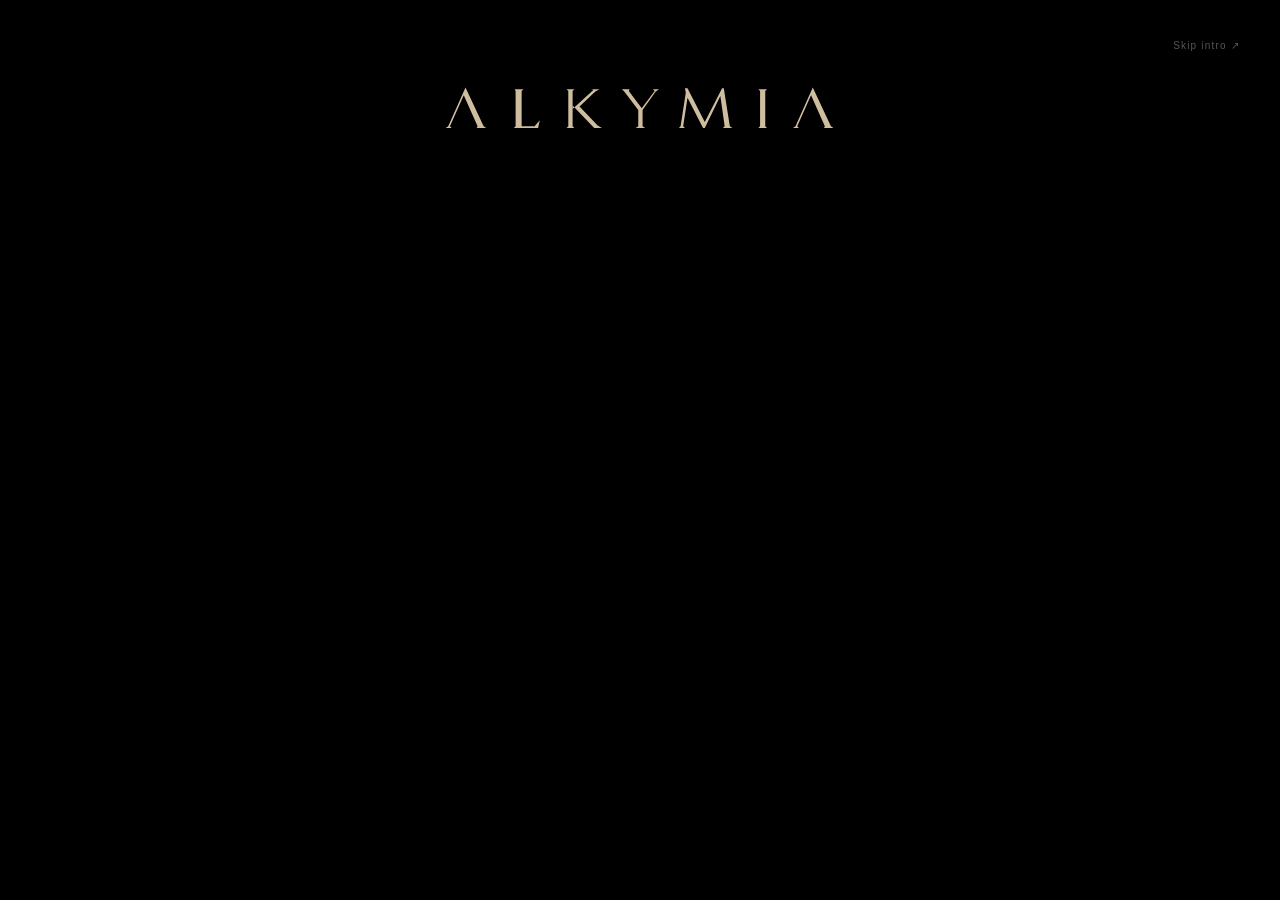
<file: index.html>
<!doctype html><html lang="en" data-light="night"><head><meta charset="UTF-8"><meta name="viewport" content="width=device-width,initial-scale=1"><meta name="theme-color" content="#101619"><title>Alkymia — Immersive World Study</title><link rel="icon" href="favicon.svg" type="image/svg+xml"><link rel="stylesheet" href="style.css?v=layout-v2"><link rel="stylesheet" href="world/world.css?v=caption-focus-v1"><script type="module" src="world/world.js?v=night-arcade-12"></script><link rel="canonical" href="https://mvisl.github.io/alkymia/"><script>(()=>{const address=new URL(location.href);if(address.searchParams.has('v')){address.searchParams.delete('v');history.replaceState(history.state,'',address.pathname+address.search+address.hash);}})();</script><link rel="stylesheet" href="world/intro.css?v=entry-v22"><script type="module" src="world/intro.js?v=entry-v22"></script><script type="module" src="world/depth.js?v=river-v21"></script><link rel="stylesheet" href="world/depth.css?v=solid-masks-v6"></head><body class="world-study"><section class="genesis" aria-label="The beginning of Alkymia"><video class="genesis-film" playsinline muted preload="metadata" poster="world/media/genesis-poster.jpg?v=grains-v22" aria-hidden="true"><source src="world/media/genesis.mp4?v=grains-v22" type="video/mp4"></video><p class="genesis-status sr-only" role="status" aria-live="polite"></p><button class="genesis-skip">Skip intro ↗</button><div class="genesis-word-shell"><svg class="genesis-word" viewBox="0 0 450 52" role="img" aria-label="Alkymia"><use href="assets/alkymia-wordmark.svg#wordmark"/></svg></div><button class="genesis-vessel" aria-label="Enter the world of Alkymia"><img src="assets/intro-vessel.png" alt="A small glass alchemical vessel, filled with light"><span class="genesis-enter"><svg viewBox="0 0 721 52" aria-hidden="true"><use href="assets/enter-the-world.svg#lettering"/></svg><span class="sr-only">Enter the world</span></span></button></section><button class="world-motion" aria-pressed="false" aria-label="Pause landscape motion">Pause motion</button><button class="genesis-replay" aria-label="Replay the introduction">The beginning ↺</button><a class="skip" href="#world-navigation">Skip to the places</a><header class="world-header"><a class="world-brand" href="./" aria-label="Alkymia home"><svg class="brand-mark" viewBox="0 0 450 52" aria-hidden="true" focusable="false"><use href="assets/alkymia-wordmark.svg#wordmark"/></svg></a></header><div class="lighting-controls world-lighting" role="group" aria-label="Landscape lighting"><div class="lighting-track"><span class="lighting-indicator" aria-hidden="true"></span><button data-light-choice="day" aria-label="Day" title="Day" aria-pressed="false"><svg viewBox="0 0 24 24" aria-hidden="true"><circle cx="12" cy="12" r="4"/><path d="M12 2v2M12 20v2M2 12h2M20 12h2M4.9 4.9l1.4 1.4M17.7 17.7l1.4 1.4M19.1 4.9l-1.4 1.4M6.3 17.7l-1.4 1.4"/></svg><span class="light-tooltip" aria-hidden="true">Day</span></button><button data-light-choice="sunset" aria-label="Sunset" title="Sunset" aria-pressed="false"><svg viewBox="0 0 24 24" aria-hidden="true"><path d="M3 15.5h18M5 19h14M7 15a5 5 0 0 1 10 0M12 3v3M4.5 7.5l2 2M19.5 7.5l-2 2"/></svg><span class="light-tooltip" aria-hidden="true">Sunset</span></button><button data-light-choice="night" aria-label="Night" title="Night" aria-pressed="true"><svg viewBox="0 0 24 24" aria-hidden="true"><path d="M19.6 15.2A8 8 0 0 1 8.8 4.4 8.1 8.1 0 1 0 19.6 15.2Z"/><path class="star" d="M17.5 3v4M15.5 5h4"/></svg><span class="light-tooltip" aria-hidden="true">Night</span></button></div></div>
<main><h1 class="sr-only">Explore the world of Alkymia</h1><div class="scene-shell"><div class="world-window" tabindex="0" aria-label="Panoramic landscape. Scroll horizontally or use the view arrows to explore."><div class="world-canvas"><svg viewBox="0 80 1672 435" preserveAspectRatio="none" role="img" aria-label="A living engraving of a river, tower, aquarium, palace and bridge"><image class="light-layer light-day" href="assets/world-day.png" width="1672" height="941" preserveAspectRatio="none"/><image class="light-layer light-sunset" href="assets/world-sunset.png" width="1672" height="941" preserveAspectRatio="none"/></svg><div class="depth-scene light-layer light-night" role="img" aria-label="The layered night landscape of Alkymia"><div class="depth-plane" data-plane="base"><img src="world/layers/base.webp" alt="" width="3344" height="870" decoding="async" draggable="false" style="left:0.0000000%;top:0.0000000%;width:100.0000000%;height:100.0000000%"></div><div class="depth-plane" data-plane="sky"><img src="world/layers/sky.webp" alt="" width="3344" height="240" decoding="async" draggable="false" style="left:0.0000000%;top:0.0000000%;width:100.0000000%;height:27.5862069%"></div><div class="depth-plane" data-plane="city"><img src="world/layers/city.webp" alt="" width="3344" height="870" decoding="async" draggable="false" style="left:0.0000000%;top:0.0000000%;width:100.0000000%;height:100.0000000%"></div><div class="depth-plane" data-plane="water"><img src="world/layers/water.webp" alt="" width="1760" height="148" decoding="async" draggable="false" style="left:33.1937799%;top:82.9885057%;width:52.6315789%;height:17.0114943%"></div><div class="depth-plane" data-plane="landmarks"><img src="world/layers/landmarks.webp" alt="" width="3210" height="870" decoding="async" draggable="false" style="left:0.0000000%;top:0.0000000%;width:95.9928230%;height:100.0000000%"></div><div class="depth-plane" data-plane="left-bank"><img src="world/layers/left-bank.webp" alt="" width="2550" height="862" decoding="async" draggable="false" style="left:5.9808612%;top:0.9195402%;width:76.2559809%;height:99.0804598%"></div><div class="depth-plane" data-plane="right-bank"><img src="world/layers/right-bank.webp" alt="" width="2564" height="860" decoding="async" draggable="false" style="left:18.7799043%;top:1.1494253%;width:76.6746411%;height:98.8505747%"></div><div class="depth-plane" data-plane="left-tree"><img src="world/layers/left-tree.webp" alt="" width="486" height="870" decoding="async" draggable="false" style="left:0.0000000%;top:0.0000000%;width:14.5334928%;height:100.0000000%"></div><div class="depth-plane" data-plane="right-tree"><img src="world/layers/right-tree.webp" alt="" width="3004" height="870" decoding="async" draggable="false" style="left:10.1674641%;top:0.0000000%;width:89.8325359%;height:100.0000000%"></div></div><svg class="world-dimmer" viewBox="0 80 1672 435" preserveAspectRatio="none" aria-hidden="true"><defs><filter id="focus-soften" x="-10%" y="-10%" width="120%" height="120%"><feGaussianBlur stdDeviation="4"/></filter><mask id="focus-cutout" maskUnits="userSpaceOnUse" x="0" y="80" width="1672" height="435"><rect x="0" y="80" width="1672" height="435" fill="white"/><path id="focus-silhouette" fill="black" fill-rule="evenodd" filter="url(#focus-soften)"/></mask></defs><rect x="0" y="80" width="1672" height="435" fill="var(--surround)" mask="url(#focus-cutout)"/></svg><div id="world-landmarks"></div></div></div></div><div class="pan-controls"><button data-pan="-1" aria-label="Explore to the left">←</button><p>Drag to explore <span>·</span> Select a landmark</p><button data-pan="1" aria-label="Explore to the right">→</button></div><nav id="world-navigation" aria-label="The five places"></nav></main><dialog id="space-dialog" aria-labelledby="space-title"><div class="dialog-shell"><button class="close" aria-label="Close this space">Close <span aria-hidden="true">×</span></button><div id="space-content"></div><nav class="space-navigation" aria-label="Other places"></nav></div></dialog>
</body></html>
</file>
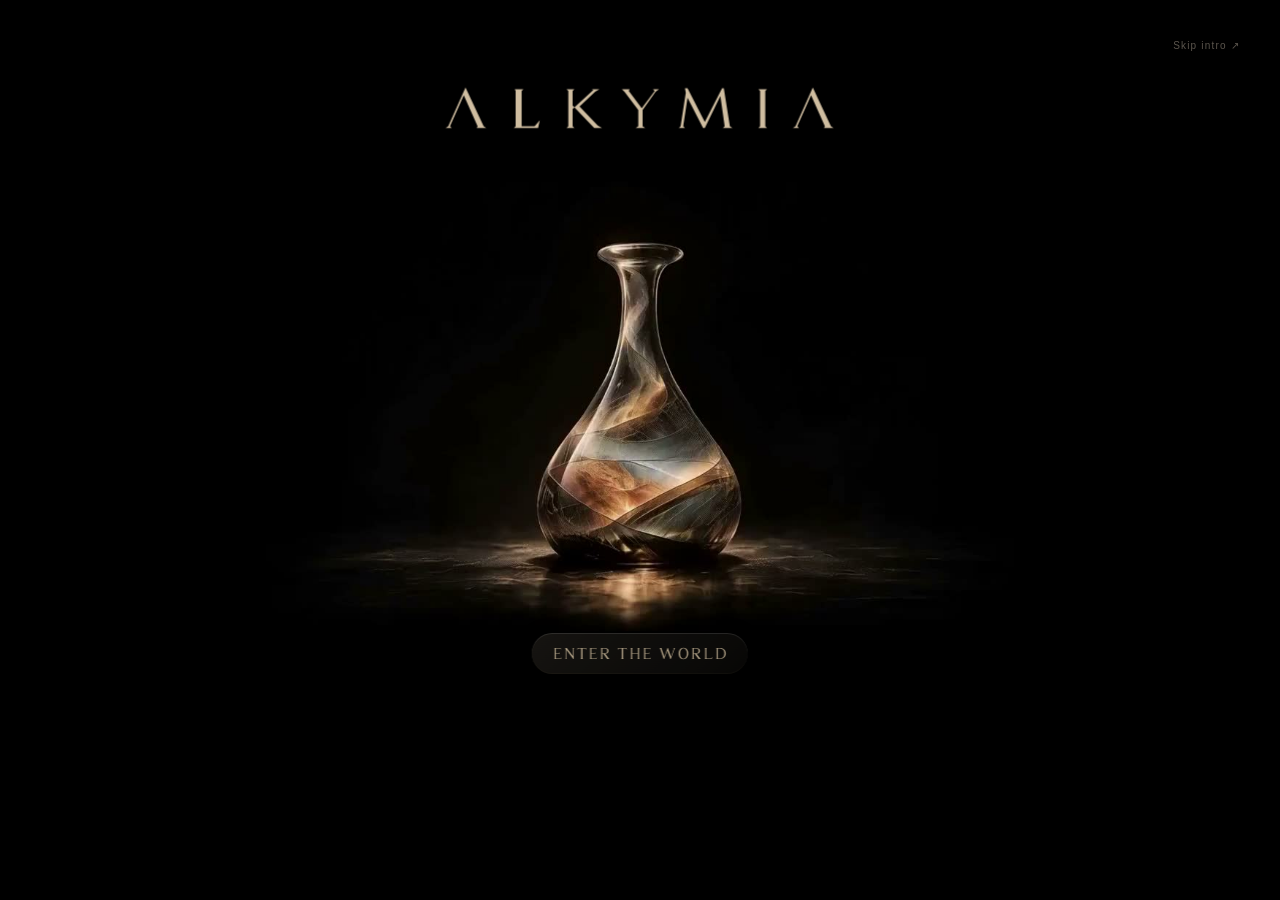
<file: world/index.html>
<!doctype html>
<html lang="en">
<head>
<meta charset="utf-8">
<title>Alkymia</title>
<link rel="canonical" href="https://mvisl.github.io/alkymia/">
<script>location.replace('../' + location.hash);</script>
</head>
<body><a href="../">Open Alkymia</a></body>
</html>
</file>
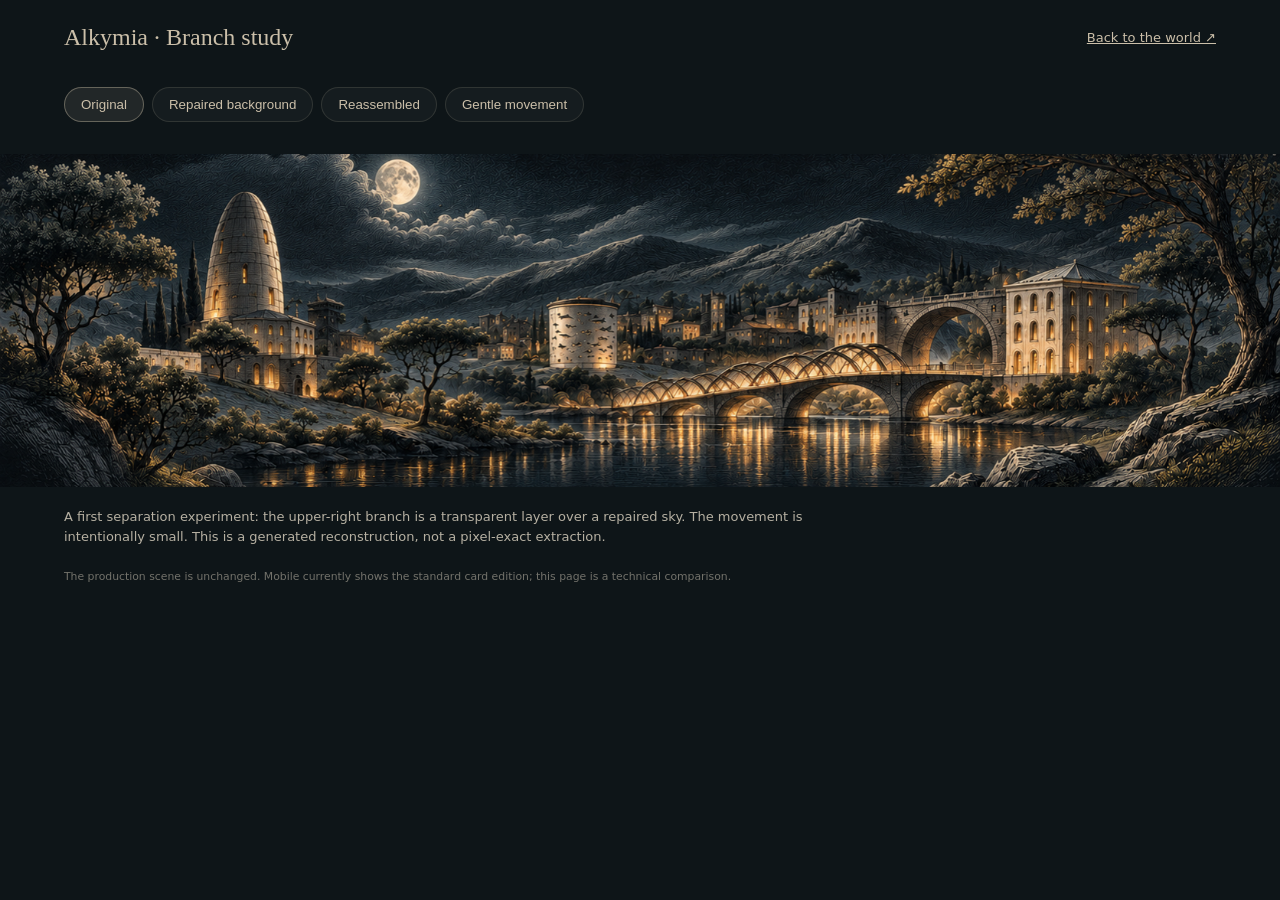
<file: studies/branch/index.html>
<!doctype html><html lang="en"><meta charset="utf-8"><meta name="viewport" content="width=device-width,initial-scale=1"><title>Alkymia — Branch depth study</title><style>
*{box-sizing:border-box}body{margin:0;background:#0e1518;color:#cbbfa9;font:13px/1.5 system-ui}header{padding:24px 5vw;display:flex;align-items:center;justify-content:space-between;gap:20px}a{color:inherit}h1{font:24px Georgia;font-weight:normal;margin:0}nav{display:flex;gap:8px;flex-wrap:wrap;padding:12px 5vw}button{background:#ffffff08;border:1px solid #cbbfa926;border-radius:30px;padding:9px 16px;color:inherit;cursor:pointer}button[aria-pressed=true]{background:#cbbfa91c;border-color:#cbbfa966}.stage{position:relative;margin:20px 0;aspect-ratio:1672/435;overflow:hidden}.stage svg{display:block;width:100%;height:100%;position:absolute;inset:0}.branch{transform-origin:98% 16%;transition:opacity .8s;will-change:transform}.original{transition:opacity .7s}.stage[data-mode=original] .original{opacity:1}.stage:not([data-mode=original]) .original{opacity:0}.stage[data-mode=background] .branch{opacity:0}.stage[data-mode=motion] .branch{animation:sway 24s ease-in-out infinite alternate}@keyframes sway{from{transform:translate(-2px,0) rotate(-.15deg)}to{transform:translate(-12px,4px) rotate(.35deg)}}p{max-width:740px;margin:20px 5vw;color:#b6b0a2}small{opacity:.6}@media(prefers-reduced-motion:reduce){.stage[data-mode=motion] .branch{animation:none}}
</style><header><h1>Alkymia · Branch study</h1><a href="../../world/">Back to the world ↗</a></header><nav aria-label="Compare layers"><button data-mode="original" aria-pressed="true">Original</button><button data-mode="background" aria-pressed="false">Repaired background</button><button data-mode="assembled" aria-pressed="false">Reassembled</button><button data-mode="motion" aria-pressed="false">Gentle movement</button></nav><div class="stage" data-mode="original"><svg viewBox="0 80 1672 435" preserveAspectRatio="none" aria-label="Night landscape comparison"><image href="background.png" width="1672" height="941" preserveAspectRatio="none"/><image class="branch" href="branch.png" width="1672" height="941" preserveAspectRatio="none"/><image class="original" href="../../assets/world-night.png" width="1672" height="941" preserveAspectRatio="none"/></svg></div><p>A first separation experiment: the upper-right branch is a transparent layer over a repaired sky. The movement is intentionally small. This is a generated reconstruction, not a pixel-exact extraction.</p><p><small>The production scene is unchanged. Mobile currently shows the standard card edition; this page is a technical comparison.</small></p><script>const stage=document.querySelector('.stage');document.querySelectorAll('[data-mode]').forEach(button=>{if(button.tagName!=='BUTTON')return;button.addEventListener('click',()=>{stage.dataset.mode=button.dataset.mode;document.querySelectorAll('button').forEach(b=>b.setAttribute('aria-pressed',b===button?'true':'false'));});});</script></html>
</file>
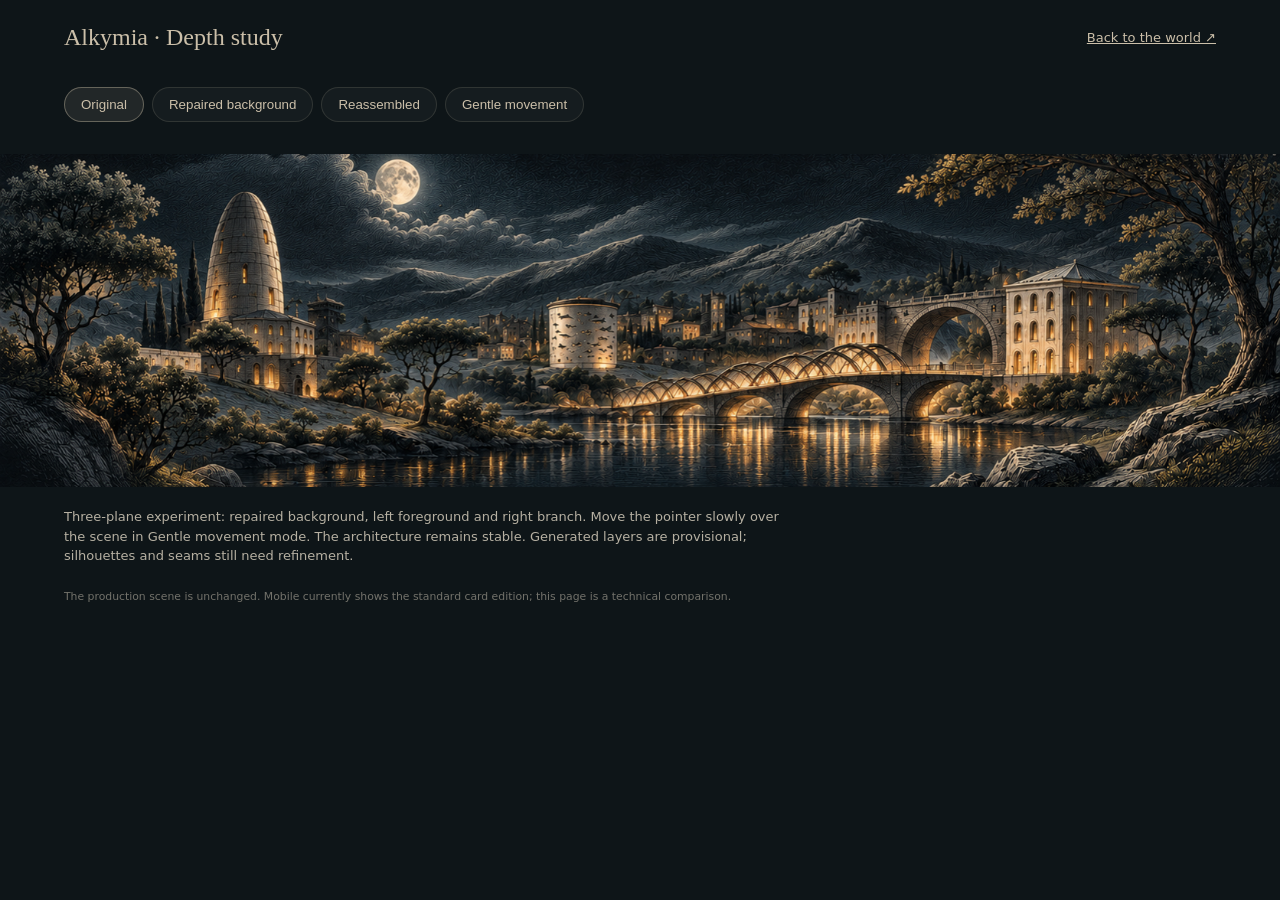
<file: studies/depth/index.html>
<!doctype html><html lang="en"><meta charset="utf-8"><meta name="viewport" content="width=device-width,initial-scale=1"><title>Alkymia — Foreground depth study</title><style>
*{box-sizing:border-box}body{margin:0;background:#0e1518;color:#cbbfa9;font:13px/1.5 system-ui}header{padding:24px 5vw;display:flex;align-items:center;justify-content:space-between;gap:20px}a{color:inherit}h1{font:24px Georgia;font-weight:normal;margin:0}nav{display:flex;gap:8px;flex-wrap:wrap;padding:12px 5vw}button{background:#ffffff08;border:1px solid #cbbfa926;border-radius:30px;padding:9px 16px;color:inherit;cursor:pointer}button[aria-pressed=true]{background:#cbbfa91c;border-color:#cbbfa966}.stage{position:relative;margin:20px 0;aspect-ratio:1672/435;overflow:hidden}.stage svg{display:block;width:100%;height:100%;position:absolute;inset:0}.branch{transform-origin:98% 16%;transition:opacity .8s;will-change:transform}.original{transition:opacity .7s}.stage[data-mode=original] .original{opacity:1}.stage:not([data-mode=original]) .original{opacity:0}.stage[data-mode=background] .branch{opacity:0}.stage[data-mode=motion] .branch{animation:sway 24s ease-in-out infinite alternate}@keyframes sway{from{transform:translate(-2px,0) rotate(-.15deg)}to{transform:translate(-12px,4px) rotate(.35deg)}}p{max-width:740px;margin:20px 5vw;color:#b6b0a2}small{opacity:.6}@media(prefers-reduced-motion:reduce){.stage[data-mode=motion] .branch{animation:none}}
.foreground{transform-origin:0 85%;transform:translate(var(--near-x,0px),var(--near-y,0px));transition:opacity .8s}.stage[data-mode=background] .foreground{opacity:0}.stage svg{overflow:visible}.stage[data-mode=motion] .branch{translate:var(--branch-x,0px) var(--branch-y,0px)}
</style><header><h1>Alkymia · Depth study</h1><a href="../../world/">Back to the world ↗</a></header><nav aria-label="Compare layers"><button data-mode="original" aria-pressed="true">Original</button><button data-mode="background" aria-pressed="false">Repaired background</button><button data-mode="assembled" aria-pressed="false">Reassembled</button><button data-mode="motion" aria-pressed="false">Gentle movement</button></nav><div class="stage" data-mode="original"><svg viewBox="0 80 1672 435" preserveAspectRatio="none" aria-label="Night landscape comparison"><image href="clean-plate.png" width="1672" height="941" preserveAspectRatio="none"/><image class="foreground" href="left-foreground.png" width="1672" height="941" preserveAspectRatio="none"/><image class="branch" href="../branch/branch.png" width="1672" height="941" preserveAspectRatio="none"/><image class="original" href="../../assets/world-night.png" width="1672" height="941" preserveAspectRatio="none"/></svg></div><p>Three-plane experiment: repaired background, left foreground and right branch. Move the pointer slowly over the scene in Gentle movement mode. The architecture remains stable. Generated layers are provisional; silhouettes and seams still need refinement.</p><p><small>The production scene is unchanged. Mobile currently shows the standard card edition; this page is a technical comparison.</small></p><script>const stage=document.querySelector('.stage');document.querySelectorAll('[data-mode]').forEach(button=>{if(button.tagName!=='BUTTON')return;button.addEventListener('click',()=>{stage.dataset.mode=button.dataset.mode;document.querySelectorAll('button').forEach(b=>b.setAttribute('aria-pressed',b===button?'true':'false'));});});
let targetX=0,targetY=0,x=0,y=0,frame=0;const reduced=matchMedia('(prefers-reduced-motion:reduce)');
function animate(){x+=(targetX-x)*.035;y+=(targetY-y)*.035;stage.style.setProperty('--near-x',x*9+'px');stage.style.setProperty('--near-y',y*3+'px');stage.style.setProperty('--branch-x',x*14+'px');stage.style.setProperty('--branch-y',y*4+'px');if(Math.abs(targetX-x)+Math.abs(targetY-y)>.002)frame=requestAnimationFrame(animate);else frame=0;}
function aim(a,b){targetX=a;targetY=b;if(!frame)frame=requestAnimationFrame(animate);}
stage.addEventListener('pointermove',e=>{if(stage.dataset.mode!=='motion'||reduced.matches||e.pointerType!=='mouse')return;const r=stage.getBoundingClientRect();aim(-((e.clientX-r.left)/r.width),((e.clientY-r.top)/r.height-.5));});stage.addEventListener('pointerleave',()=>aim(0,0));document.querySelectorAll('button').forEach(b=>b.addEventListener('click',()=>aim(0,0)));
</script></html>
</file>
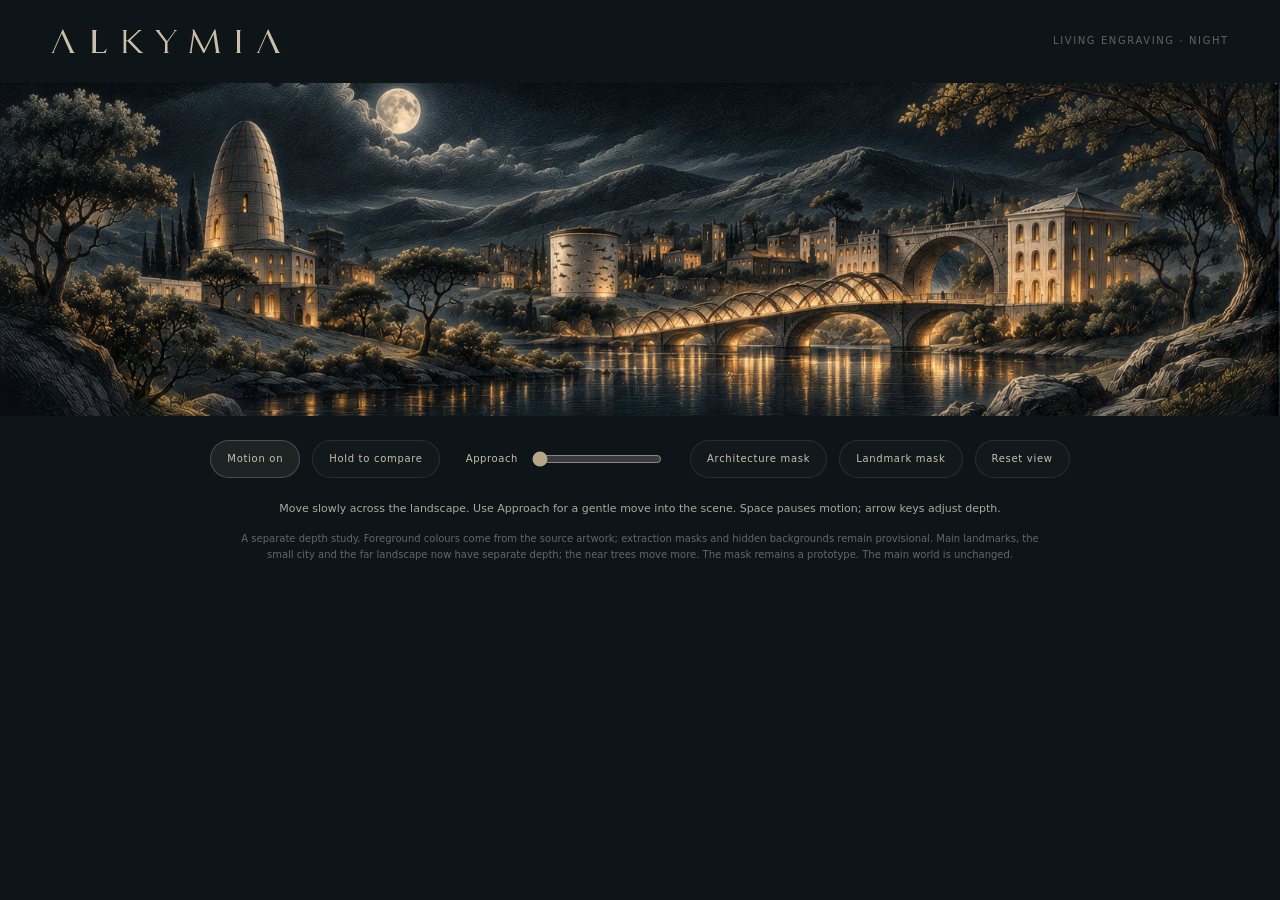
<file: studies/living/index.html>
<!doctype html>
<html lang="en"><head><meta charset="utf-8"><meta name="viewport" content="width=device-width,initial-scale=1"><script>(()=>{const compact=matchMedia('(max-width:760px)');const adapt=()=>{if(compact.matches)location.replace(new URL('../../'+location.hash,location.href).href);};adapt();compact.addEventListener('change',adapt);})();</script><title>Alkymia · Living engraving</title><link rel="stylesheet" href="study.css?v=4"><script type="module" src="study.js?v=4"></script></head>
<body><header><a href="../../world/" aria-label="Return to Alkymia"><svg viewBox="0 0 450 52" aria-hidden="true"><use href="../../assets/alkymia-wordmark.svg#wordmark"/></svg></a><span>Living engraving · Night</span></header>
<main><div class="stage" tabindex="0" aria-label="Layered night landscape. Move your pointer gently to explore its depth.">
<svg class="scene" viewBox="0 80 1672 435" preserveAspectRatio="xMidYMid slice" role="img" aria-label="The night world of Alkymia, with a foreground, stable architecture and distant landscape">
<defs>
<filter id="solid-alpha" color-interpolation-filters="sRGB"><feComponentTransfer><feFuncA type="gamma" amplitude="1" exponent=".2" offset="0"/></feComponentTransfer></filter>
<mask id="left-mask" style="mask-type:alpha" maskUnits="userSpaceOnUse" x="0" y="0" width="1672" height="941"><image href="../depth/left-foreground.png" width="1672" height="941" preserveAspectRatio="none" filter="url(#solid-alpha)"/></mask>
<mask id="branch-mask" style="mask-type:alpha" maskUnits="userSpaceOnUse" x="0" y="0" width="1672" height="941"><image href="right-foreground.png" width="1672" height="941" preserveAspectRatio="none" filter="url(#solid-alpha)"/></mask>
<filter id="black-alpha" color-interpolation-filters="sRGB"><feComponentTransfer><feFuncA type="gamma" amplitude="1" exponent=".2" offset="0"/></feComponentTransfer><feColorMatrix values="0 0 0 0 0 0 0 0 0 0 0 0 0 0 0 0 0 0 1 0"/></filter><filter id="black-exclude" color-interpolation-filters="sRGB"><feMorphology operator="dilate" radius="6"/><feColorMatrix values="0 0 0 0 0 0 0 0 0 0 0 0 0 0 0 0 0 0 1 0"/></filter><mask id="hero-mask" maskUnits="userSpaceOnUse" x="0" y="80" width="1672" height="435"><image href="landmark-mask-panorama.png" x="0" y="19.17699" width="1672" height="557.41593" preserveAspectRatio="none"/><rect x="1110" y="200" width="210" height="200" fill="black"/><rect x="825" y="315" width="495" height="125" fill="black"/><rect x="780" y="365" width="45" height="75" fill="black"/><path d="M1309 254 L1321 250 L1399 222 L1402 214 L1405 219 L1405 225 L1472 253 L1474 260 L1470 264 L1470 372 L1391 374 L1314 372 L1314 262 L1309 261 Z" fill="white"/><path d="M790 412 Q810 386 846 378 Q864 372 883 379 Q913 361 940 365 Q976 343 1006 350 Q1033 330 1066 339 Q1100 317 1133 330 Q1160 324 1184 354 L1200 370 L1280 366 L1280 434 L790 440 Z M824 433 Q827 420 840 418 Q851 416 856 433 Z M871 433 Q879 414 901 410 Q914 409 920 433 Z M931 433 Q949 400 980 399 Q1007 400 1017 433 Z M1030 433 Q1040 394 1092 386 Q1140 385 1160 433 Z M1180 433 Q1190 395 1225 382 L1280 376 L1280 433 Z" fill="white" fill-rule="evenodd"/><image href="../depth/left-foreground.png" width="1672" height="941" preserveAspectRatio="none" filter="url(#black-exclude)"/><image href="right-foreground.png" width="1672" height="941" preserveAspectRatio="none" filter="url(#black-exclude)"/></mask><mask id="city-mask" maskUnits="userSpaceOnUse" x="0" y="80" width="1672" height="435"><image href="architecture-mask-panorama.png" x="0" y="19.17699" width="1672" height="557.41593" preserveAspectRatio="none"/><rect x="0" y="355" width="1672" height="160" fill="white"/><rect x="0" y="80" width="1672" height="435" fill="white" mask="url(#hero-mask)"/><ellipse cx="518" cy="117" rx="45" ry="44" fill="black"/><image href="../depth/left-foreground.png" width="1672" height="941" preserveAspectRatio="none" filter="url(#black-exclude)"/><image href="right-foreground.png" width="1672" height="941" preserveAspectRatio="none" filter="url(#black-exclude)"/></mask><mask id="city-rest" maskUnits="userSpaceOnUse" x="0" y="80" width="1672" height="435"><rect x="0" y="80" width="1672" height="435" fill="white" mask="url(#city-mask)"/><rect x="0" y="80" width="1672" height="435" fill="black" mask="url(#hero-mask)"/></mask><mask id="inverse-city" maskUnits="userSpaceOnUse" x="0" y="80" width="1672" height="435"><rect x="0" y="80" width="1672" height="435" fill="white"/><rect x="0" y="80" width="1672" height="435" fill="black" mask="url(#city-mask)"/></mask>
<mask id="fixed-mask" maskUnits="userSpaceOnUse" x="0" y="0" width="1672" height="941"><rect width="1672" height="941" fill="white"/><image href="../depth/left-foreground.png" width="1672" height="941" preserveAspectRatio="none" filter="url(#black-alpha)"/><image href="right-foreground.png" width="1672" height="941" preserveAspectRatio="none" filter="url(#black-alpha)"/></mask>
<clipPath id="water-contour"><path d="M555 515 Q690 484 795 447 Q1000 438 1280 443 Q1360 469 1435 515Z"/></clipPath>
<filter id="water-ripple" x="-2%" y="-8%" width="104%" height="116%" color-interpolation-filters="sRGB"><feTurbulence type="fractalNoise" baseFrequency=".009 .09" numOctaves="1" seed="9" result="noise"/><feDisplacementMap in="SourceGraphic" in2="noise" scale="1.2" xChannelSelector="R" yChannelSelector="G"/></filter>
</defs>
<mask id="sky-fade" maskUnits="userSpaceOnUse" x="0" y="80" width="1672" height="435"><defs><linearGradient id="sky-opacity" x1="0" y1="80" x2="0" y2="200" gradientUnits="userSpaceOnUse"><stop stop-color="white" offset="0"/><stop stop-color="white" offset=".45"/><stop stop-color="black" offset="1"/></linearGradient></defs><rect x="0" y="80" width="1672" height="435" fill="url(#sky-opacity)"/><ellipse cx="518" cy="117" rx="42" ry="41" fill="black"/></mask>
<g id="camera">
<image class="far-plane" href="distant-panorama.png" x="0" y="80" width="1672" height="435" preserveAspectRatio="none"/>
<g mask="url(#fixed-mask)"><image href="panorama-2x.png" x="0" y="80" width="1672" height="435" preserveAspectRatio="none" mask="url(#inverse-city)"/></g>
<g mask="url(#fixed-mask)"><g mask="url(#inverse-city)"><g mask="url(#sky-fade)"><image class="sky-plane" href="panorama-2x.png" x="0" y="80" width="1672" height="435" preserveAspectRatio="none"/></g></g></g>
<g class="city-plane"><g mask="url(#fixed-mask)"><image href="panorama-2x.png" x="0" y="80" width="1672" height="435" preserveAspectRatio="none" mask="url(#city-rest)"/></g><g clip-path="url(#water-contour)"><image class="water-plane" href="panorama-2x.png" x="0" y="80" width="1672" height="435" preserveAspectRatio="none"/></g></g>
<g class="hero-plane"><g mask="url(#fixed-mask)"><image href="panorama-2x.png" x="0" y="80" width="1672" height="435" preserveAspectRatio="none" mask="url(#hero-mask)"/></g></g>
<g class="left-plane"><image href="panorama-2x.png" x="0" y="80" width="1672" height="435" preserveAspectRatio="none" mask="url(#left-mask)"/></g>
<g class="branch-drift"><image class="branch-plane" href="panorama-2x.png" x="0" y="80" width="1672" height="435" preserveAspectRatio="none" mask="url(#branch-mask)"/></g>
</g>
<g id="mask-comparison"><rect x="0" y="80" width="1672" height="435" fill="black"/><rect x="0" y="80" width="1672" height="435" fill="white" mask="url(#city-mask)"/></g>
<g id="hero-comparison"><rect x="0" y="80" width="1672" height="435" fill="black"/><rect x="0" y="80" width="1672" height="435" fill="white" mask="url(#hero-mask)"/></g>
<image id="source-comparison" href="panorama-2x.png" x="0" y="80" width="1672" height="435" preserveAspectRatio="none"/>
</svg></div>
<div class="controls"><button id="motion" aria-pressed="true">Motion on</button><button id="compare" aria-pressed="false">Hold to compare</button><label>Approach <input id="approach" type="range" min="0" max="100" value="0" aria-label="Camera approach"></label><button id="mask-view" aria-pressed="false">Architecture mask</button><button id="hero-view" aria-pressed="false">Landmark mask</button><button id="reset">Reset view</button></div>
<p class="note">Move slowly across the landscape. Use Approach for a gentle move into the scene. Space pauses motion; arrow keys adjust depth.</p><p class="limitation">A separate depth study. Foreground colours come from the source artwork; extraction masks and hidden backgrounds remain provisional. Main landmarks, the small city and the far landscape now have separate depth; the near trees move more. The mask remains a prototype. The main world is unchanged.</p>
</main></body></html>
</file>
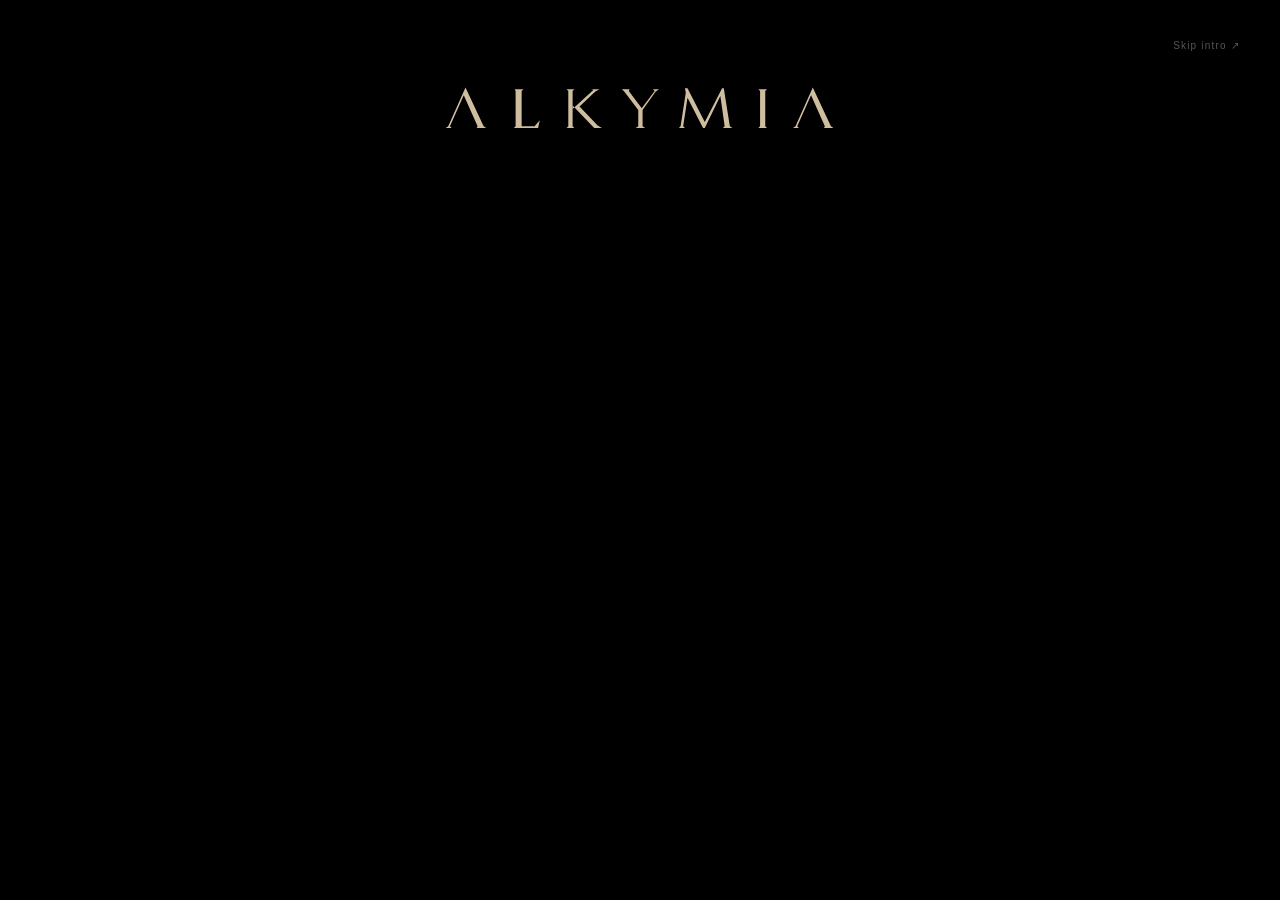
<file: studies/motion/index.html>
<!doctype html><html lang="en"><head><script>location.replace(new URL("../../world/"+location.hash,location.href).href)</script><meta charset="utf-8"><meta name="viewport" content="width=device-width,initial-scale=1"><meta name="theme-color" content="#0e1518"><script>(()=>{const compact=matchMedia("(max-width:760px)");const adapt=()=>{if(compact.matches)location.replace(new URL("../../"+location.hash,location.href).href)};adapt();compact.addEventListener("change",adapt)})();</script><title>Alkymia · Motion study</title><link rel="icon" href="../../favicon.svg"><link rel="stylesheet" href="style.css?v=1"><script type="module" src="study.js?v=1"></script></head><body>
<a class="skip" href="#places">Skip to the places</a>
<header><a class="brand" href="../../world/" aria-label="Alkymia world"><svg viewBox="0 0 450 52" aria-hidden="true"><use href="../../assets/alkymia-wordmark.svg#wordmark"/></svg></a><div class="top-tools"><a href="../../world/">Original world ↗</a><button id="drift" aria-pressed="true">Pause drift</button></div></header>
<main><h1 class="sr-only">Alkymia motion study</h1><section class="scene" aria-label="A layered engraved landscape. Drag horizontally or choose a place below."><div class="render-view" id="gpu"></div><div class="render-view" id="classic"></div><div class="input-proxy" tabindex="0" aria-label="Explore horizontally. Arrow keys scroll the world."><div class="scroll-space"></div></div><div class="edge-fade"></div><p class="loading" role="status">The world is taking shape…</p><div class="place-caption" aria-hidden="true"></div></section><nav id="places" aria-label="The five places"></nav>
<div class="study-tools"><div class="render-choice" role="group" aria-label="Compare rendering"><button data-renderer="gpu" aria-pressed="true">GPU</button><button data-renderer="css" aria-pressed="false">CSS</button></div><span class="hint">Move gently · drag to explore</span><button id="reset">Reset view</button></div><p class="study-note">A motion study · near trees frame the view; distant cutouts are still being refined.</p></main>
<dialog aria-labelledby="place-title"><button class="close" aria-label="Close this place">Close ×</button><div class="dialog-content"></div></dialog>
<noscript><p>Explore the <a href="../../">five places of Alkymia</a>.</p></noscript></body></html>
</file>
<file: style.css>
:root{--paper:#f5ebdb;--ink:#302b23;--muted:#6d6252;--line:#cbb99d;--accent:#936d38;color-scheme:light;font-family:Georgia,'Times New Roman',serif;color:var(--ink);background:var(--paper)}*{box-sizing:border-box}html{scroll-behavior:smooth;scroll-padding-top:28px}body{margin:0;background:radial-gradient(ellipse at 50% 12%,#fff9ec80,transparent 70%),var(--paper)}a{color:inherit;text-decoration:none}button{font:inherit;color:inherit}a:focus-visible,button:focus-visible{outline:2px solid var(--accent);outline-offset:6px}::selection{background:#d8c29e}.skip{position:fixed;top:-100px;left:16px;background:var(--paper);padding:15px;z-index:10}.skip:focus{top:12px}.masthead{max-width:1600px;margin:auto;padding:30px 5% 20px;display:flex;align-items:center;justify-content:space-between;gap:30px}.wordmark{font-size:clamp(30px,3.6vw,60px);letter-spacing:.25em;line-height:1}.masthead nav{display:flex;gap:26px;font:11px/1.5 Arial,sans-serif;letter-spacing:.13em;text-transform:uppercase}.masthead nav a{padding:10px 0;border-bottom:1px solid transparent}.masthead nav a:hover{border-color:var(--accent)}.world{max-width:1800px;margin:auto}.landscape{position:relative}.panorama{display:block;width:100%;height:auto}.hotspot{position:absolute;transform:translate(-50%,-50%);width:36px;height:36px;border:1px solid #f8efdfdd;border-radius:50%;display:grid;place-items:center;background:#302b236b;color:#fff8eb;box-shadow:0 0 0 5px #f8efdf28;transition:background .2s}.hotspot:before{content:'+';font:22px/1 Georgia}.hotspot span{color:var(--ink);pointer-events:none;position:absolute;bottom:48px;white-space:nowrap;text-align:center;padding:10px 16px;background:var(--paper);border:1px solid var(--line);opacity:0;transform:translateY(4px);transition:.2s;font-size:13px;letter-spacing:.05em}.hotspot span small{display:block;font:11px/1.7 Arial,sans-serif;letter-spacing:0;color:var(--muted)}.hotspot:hover,.hotspot:focus-visible{background:var(--ink);z-index:2}.hotspot:hover span,.hotspot:focus-visible span{opacity:1;transform:none}.world-caption{text-align:center;padding:18px 20px 42px}.edition{font:9px/1.5 Arial,sans-serif;text-transform:uppercase;letter-spacing:.23em;color:var(--muted)}h1{font-weight:400;font-style:italic;font-size:clamp(23px,2.8vw,43px);letter-spacing:.14em;line-height:1.3;margin:17px 0 10px}.world-caption p{font-size:14px;color:var(--muted);margin:0}.explore-link{display:inline-block;margin-top:22px;font:10px/2 Arial,sans-serif;letter-spacing:.14em;text-transform:uppercase}.explore-link span{margin-left:15px}.places{max-width:1580px;margin:0 auto;padding:0 35px 55px}.place-list{display:grid;grid-template-columns:repeat(5,minmax(0,1fr));gap:12px}.place{display:block;text-align:center;padding-bottom:24px;position:relative}.place svg{display:block;width:100%;aspect-ratio:1.35;overflow:hidden;mix-blend-mode:multiply;transition:transform .35s}.place:hover svg{transform:translateY(-5px)}.place h2{font-size:15px;font-weight:400;letter-spacing:.2em;text-transform:uppercase;margin:15px 0 8px}.place p{font:12px/1.5 Arial,sans-serif;margin:0;color:var(--muted)}.place:after{content:'';display:block;width:26px;height:1px;background:var(--accent);margin:20px auto 0;transition:width .2s}.place:hover:after{width:55px}.colophon{max-width:1480px;margin:0 auto;padding:30px 25px;border-top:1px solid var(--line);display:flex;justify-content:space-between;gap:20px;font-style:italic;color:var(--muted);font-size:13px}footer{max-width:1480px;margin:auto;padding:0 25px 25px;display:flex;justify-content:space-between;gap:20px;font:9px/1.5 Arial,sans-serif;text-transform:uppercase;letter-spacing:.12em;color:var(--muted)}dialog{border:1px solid var(--line);padding:0;background:var(--paper);color:var(--ink);width:min(880px,calc(100% - 40px));max-height:90dvh;overflow:auto}dialog::backdrop{background:#29251e99;backdrop-filter:blur(5px)}.dialog-shell{padding:45px 65px}.close{display:block;margin-left:auto;background:none;border:0;cursor:pointer;font:11px Arial,sans-serif;letter-spacing:.1em;text-transform:uppercase;min-height:44px}.close span{font-size:24px;margin-left:15px;vertical-align:middle}.space-art{width:240px;max-width:65%;display:block;margin:0 auto;mix-blend-mode:multiply}.space-eyebrow{font:10px Arial,sans-serif;letter-spacing:.18em;text-transform:uppercase;color:var(--muted);margin-top:24px}#space-title{font-size:clamp(32px,5vw,52px);font-weight:400;margin:12px 0}.space-line{font-size:23px;font-style:italic;line-height:1.45}.space-body{font:15px/1.8 Arial,sans-serif;color:var(--muted);max-width:580px}.space-details{list-style:none;padding:0;display:flex;flex-wrap:wrap;gap:0 25px;font:12px/2.5 Arial,sans-serif}.space-details li{border-bottom:1px solid var(--line)}.space-navigation{display:flex;justify-content:space-between;gap:20px;border-top:1px solid var(--line);padding-top:20px;margin-top:35px;font:11px/1.5 Arial,sans-serif}.space-navigation a{padding:12px 0}.no-script{padding:30px;line-height:1.8}
@media(min-width:1800px){.landscape{margin-top:10px}}
@media(max-width:1000px){.masthead{flex-direction:column;padding:28px 25px 16px;gap:20px}.masthead nav{gap:24px}.places{padding:0 22px 35px}.place h2{font-size:12px;letter-spacing:.12em}.place p{font-size:10px}.hotspot{width:32px;height:32px}.world-caption{padding-bottom:30px}}
@media(max-width:760px){.masthead{padding:28px 20px 12px;gap:18px}.wordmark{font-size:36px}.masthead nav{width:100%;justify-content:space-between;gap:8px;font-size:9px;letter-spacing:.07em}.landscape{height:250px;overflow:hidden}.panorama{height:100%;width:960px;max-width:none;position:absolute;left:50%;transform:translateX(-50%)}#hotspots{display:none}.world-caption{padding:25px 24px 30px}h1{font-size:27px;letter-spacing:.06em;max-width:300px;margin:14px auto}.world-caption p{font-size:13px}.edition{font-size:8px}.explore-link{margin-top:17px}.places{padding:0 22px 30px}.place-list{display:flex;flex-direction:column;gap:0}.place{display:grid;grid-template-columns:43% 1fr;align-items:center;text-align:left;gap:10px;padding:22px 0;border-top:1px solid var(--line)}.place svg{grid-row:1;aspect-ratio:1.25}.place h2{font-size:15px;letter-spacing:.13em;margin:0 0 9px}.place p{font-size:12px;line-height:1.6}.place:after{display:none}.place-copy:after{content:'Explore →';display:block;margin-top:15px;color:var(--accent);font:9px Arial,sans-serif;letter-spacing:.12em;text-transform:uppercase}.colophon{margin:0 22px;padding:24px 0;flex-direction:column;gap:10px;font-size:12px}footer{padding:0 22px 25px;font-size:8px}.dialog-shell{padding:18px 25px 30px}.space-line{font-size:20px}.space-body{font-size:14px}.space-navigation{font-size:10px}.close{padding-right:0}}
@media(prefers-reduced-motion:reduce){html{scroll-behavior:auto}*,*:before,*:after{transition:none!important}}
.panorama{mask-image:linear-gradient(to bottom,#000 90%,transparent 100%)}.place svg,.space-art{mask-image:radial-gradient(ellipse 67% 68% at 50% 50%,#000 58%,transparent 100%)}

/* The site shell stays dark; time of day belongs to the illustrated world. */
:root{--paper:#151c20;--ink:#eee1c9;--muted:#bfb29e;--line:#46504f;--accent:#d1ad74;color-scheme:dark;background:#101619}
body{background:radial-gradient(ellipse at 50% 0%,#26303866,transparent 65%),#101619}
.lighting-controls{display:flex;align-items:center;justify-content:space-between;gap:16px;margin:0 auto;padding:10px 5% 20px;max-width:1600px}.lighting-label{font:10px/1.5 Arial,sans-serif;letter-spacing:.13em;text-transform:uppercase;color:var(--muted)}.lighting-controls>div{display:flex;gap:5px}.lighting-controls button{background:transparent;border:1px solid transparent;border-radius:0;padding:10px 15px;min-height:44px;cursor:pointer;font:11px Arial,sans-serif;letter-spacing:.08em;color:var(--muted)}.lighting-controls button[aria-pressed="true"]{border-color:var(--accent);color:var(--ink);background:#ffffff06}.lighting-controls button:hover{color:var(--ink)}
.light-layer{opacity:0;transition:opacity 1.8s ease-in-out}.light-day{opacity:1}[data-light="sunset"] .light-sunset,[data-light="night"] .light-night{opacity:1}
.place svg,.space-art{mix-blend-mode:normal;mask-image:radial-gradient(ellipse 62% 65% at 50% 50%,#000 45%,transparent 100%)}
.panorama{mask-image:linear-gradient(to bottom,transparent 0%,#000 7%,#000 86%,transparent 100%)}
.hotspot{background:#11191cc9;color:#f5e8cf;border-color:#ddccb2aa}.hotspot:hover,.hotspot:focus-visible{background:#263238}.hotspot span{box-shadow:0 8px 28px #0006}
[data-light="day"] .landscape{background:#f5ebdb}.landscape{transition:background-color 1.8s}.masthead nav a{display:inline-block;min-height:44px;padding-top:14px}
@media(max-width:760px){.lighting-controls{flex-direction:column;padding:0 20px 15px;gap:3px}.lighting-label{font-size:8px}.lighting-controls button{padding:10px 20px}.landscape{height:250px}.place-list{gap:0}}
@media(prefers-reduced-motion:reduce){.light-layer,.landscape{transition:none}}
/* Explicit user choice: page surroundings follow the selected illumination. */
:root{--surround:#101619;--atmosphere:#263038}
:root[data-light="sunset"]{--surround:#1a1a1e;--atmosphere:#393337;--paper:#232226;--ink:#eddfc8;--muted:#c3b5a1;--line:#494344;--accent:#c8a477}
:root[data-light="day"]{--surround:#f5ebdb;--atmosphere:#fff9ec;--paper:#f5ebdb;--ink:#302b23;--muted:#6d6252;--line:#cbb99d;--accent:#936d38;color-scheme:light}
html{background:var(--surround)}body{background:var(--surround);color:var(--ink)}
html,body,.masthead,.world-caption,.colophon,footer,dialog,.lighting-controls button,.place p{transition:background-color 1.8s ease,color 1.8s ease,border-color 1.8s ease}
[data-light="day"] .landscape{background:transparent}
.lighting-controls button[aria-pressed="true"]{background:transparent}
@media(prefers-reduced-motion:reduce){html,body,.masthead,.world-caption,.colophon,footer,dialog,.lighting-controls button,.place p{transition:none}}

[data-light="sunset"] .panorama{mask-image:linear-gradient(to bottom,transparent 0%,#000 16%,#000 75%,transparent 100%)}

/* Floating three-position atmosphere control. */
.lighting-controls{position:fixed;top:max(20px,env(safe-area-inset-top));right:max(24px,env(safe-area-inset-right));z-index:8;display:block;max-width:none;margin:0;padding:0}
.lighting-controls .lighting-track{position:relative;isolation:isolate;display:flex;gap:3px;padding:5px;border:1px solid transparent;border-radius:32px;background:color-mix(in srgb,var(--paper) 86%,transparent);backdrop-filter:blur(18px);box-shadow:0 8px 30px #0002,inset 0 1px 0 #ffffff08}
.lighting-indicator{position:absolute;z-index:-1;top:5px;left:5px;width:44px;height:44px;border-radius:50%;background:color-mix(in srgb,var(--accent) 17%,var(--paper));box-shadow:inset 0 0 0 1px color-mix(in srgb,var(--accent) 35%,transparent),0 2px 9px #0002;transform:translateX(0);transition:transform .55s cubic-bezier(.22,1,.36,1),background-color 1.8s}
[data-light="sunset"] .lighting-indicator{transform:translateX(47px)}[data-light="day"] .lighting-indicator{transform:translateX(94px)}
.lighting-controls button{position:relative;display:grid;place-items:center;flex:none;width:44px;height:44px;min-height:44px;padding:0;border:0;border-radius:50%;background:transparent;color:var(--muted);cursor:pointer;transition:color .4s}
.lighting-controls button[aria-pressed="true"]{border:0;background:transparent;color:var(--ink)}
.lighting-controls button svg{width:21px;height:21px;fill:none;stroke:currentColor;stroke-width:1.3;stroke-linecap:round;stroke-linejoin:round;transition:transform .4s}
.lighting-controls button:hover svg{transform:translateY(-1px)}.lighting-controls button:focus-visible{outline-offset:2px}
.light-tooltip{position:absolute;top:calc(100% + 14px);left:50%;transform:translate(-50%,-4px);pointer-events:none;opacity:0;background:var(--paper);color:var(--ink);border:1px solid var(--line);padding:7px 10px;border-radius:4px;font:10px/1.3 Arial,sans-serif;letter-spacing:.05em;transition:opacity .2s,transform .2s}
.lighting-controls button:hover .light-tooltip,.lighting-controls button:focus-visible .light-tooltip{opacity:1;transform:translate(-50%,0)}
@media(min-width:1001px){.masthead{padding-right:220px}}
@media(max-width:760px){.lighting-controls{top:max(18px,env(safe-area-inset-top));right:max(12px,env(safe-area-inset-right));padding:0;display:block}.masthead{padding:33px 18px 12px;gap:20px}.masthead .wordmark{align-self:flex-start;font-size:22px;letter-spacing:.18em}.masthead nav{margin-top:9px}.lighting-controls button{padding:0}}
@media(prefers-reduced-motion:reduce){.lighting-indicator,.lighting-controls button svg{transition:none}}

/* Compact sun → sunset → moon dial. */
.lighting-controls .lighting-track{gap:3px;padding:3px;border-radius:24px}
.lighting-controls button{width:24px;height:28px;min-height:28px}
.lighting-controls button:after{content:'';position:absolute;inset:-8px 0;border-radius:15px}
.lighting-controls button svg{width:15px;height:15px}
.lighting-indicator{top:3px;left:3px;width:24px;height:28px;border-radius:16px;transform:translateX(54px);transition:transform .65s cubic-bezier(.22,1,.36,1),background-color 1.8s}
[data-light="night"] .lighting-indicator{transform:translateX(54px)}[data-light="sunset"] .lighting-indicator{transform:translateX(27px)}[data-light="day"] .lighting-indicator{transform:translateX(0)}
.lighting-controls button[aria-pressed="true"] svg{animation:light-awakens .65s cubic-bezier(.22,1,.36,1) both}
@keyframes light-awakens{0%{transform:rotate(-22deg) scale(.75);opacity:.45}65%{transform:rotate(5deg) scale(1.08);opacity:1}100%{transform:rotate(0) scale(1);opacity:1}}
@media(min-width:1001px){.masthead{padding-right:155px}}
@media(max-width:760px){.lighting-controls{top:max(26px,env(safe-area-inset-top));right:max(16px,env(safe-area-inset-right))}.masthead .wordmark{font-size:26px}.masthead{padding-top:30px}}
@media(prefers-reduced-motion:reduce){.lighting-controls button[aria-pressed="true"] svg{animation:none}.lighting-indicator{transition:none}}

/* Circular cells, including the sliding selection. */
.lighting-controls button{width:24px;height:24px;min-height:24px;border-radius:50%}
.lighting-indicator{width:24px;height:24px;border-radius:50%}
.menu-toggle{display:none}
#mobile-menu{position:fixed;inset:0 auto 0 0;margin:0;width:min(86vw,360px);max-width:none;height:100dvh;max-height:100dvh;border:0;border-right:1px solid var(--line);padding:30px 26px;background:var(--paper);color:var(--ink)}
#mobile-menu[open]{animation:drawer-arrives .35s cubic-bezier(.22,1,.36,1)}
#mobile-menu::backdrop{background:#060b10a6;backdrop-filter:blur(6px)}
.drawer-top{display:flex;justify-content:space-between;align-items:center;gap:12px}.drawer-top h2{font-size:19px;font-weight:400;letter-spacing:.04em;margin:0}.menu-close{background:none;border:0;min-width:44px;min-height:44px;font-size:30px;cursor:pointer}
#mobile-menu nav{display:flex;flex-direction:column;margin-top:30px}#mobile-menu nav a{padding:20px 0;border-bottom:1px solid var(--line);font-size:24px}#mobile-menu nav small{display:block;margin-bottom:8px;font:9px Arial,sans-serif;letter-spacing:.12em;text-transform:uppercase;color:var(--muted)}.drawer-note{font-size:13px;font-style:italic;color:var(--muted);margin-top:35px}
@keyframes drawer-arrives{from{transform:translateX(-100%);opacity:.5}to{transform:translateX(0);opacity:1}}
@media(max-width:760px){.masthead{display:block;height:86px;padding:32px 0 0;text-align:center}.masthead .wordmark{font-size:18px;letter-spacing:.18em}.masthead nav{display:none}.menu-toggle{display:flex;flex-direction:column;justify-content:center;align-items:center;gap:5px;position:fixed;top:20px;left:max(10px,env(safe-area-inset-left));z-index:8;width:44px;height:44px;border:0;border-radius:50%;background:color-mix(in srgb,var(--surround) 85%,transparent);backdrop-filter:blur(12px);cursor:pointer;color:var(--ink)}.menu-toggle span{display:block;width:18px;height:1px;background:currentColor}.lighting-controls{top:26px}}
@media(prefers-reduced-motion:reduce){#mobile-menu[open]{animation:none}}

/* Quiet editorial details; structural rules should recede behind the artwork. */
:root{--line:#eee1c91c;--quiet:#969b99}
:root[data-light="sunset"]{--line:#eddfc81c;--quiet:#a8a5a0}
:root[data-light="day"]{--line:#302b2324;--quiet:#716b62}
#mobile-menu{border-right-color:var(--line);padding:28px 28px 36px}
.drawer-top h2{font-size:18px;letter-spacing:.015em;font-weight:400}
#mobile-menu nav{margin-top:25px}
#mobile-menu nav a{font-weight:400;font-size:25px;line-height:1.2;padding:22px 0 23px;transition:color .3s}
#mobile-menu nav small{font-size:9px;line-height:1.6;letter-spacing:.16em;color:var(--quiet);font-weight:400;margin-bottom:10px}
.menu-close svg{width:19px;height:19px;fill:none;stroke:currentColor;stroke-width:1.2;stroke-linecap:round}.menu-close{color:var(--muted)}
.drawer-note{font-size:12px;font-weight:400;letter-spacing:.015em;color:var(--quiet);margin-top:30px}
.place:after{background:color-mix(in srgb,var(--accent) 55%,transparent)}
/* Asymmetric strokes share a left edge: a small engraved gesture. */
.menu-toggle span{align-self:flex-start;margin-left:12px;border-radius:1px;transform-origin:left center;transition:width .35s cubic-bezier(.22,1,.36,1),opacity .3s}
.menu-toggle span:nth-child(1){width:14px;opacity:1}
.menu-toggle span:nth-child(2){width:18px}
.menu-toggle span:nth-child(3){width:9px;opacity:1}
@media(hover:hover){.menu-toggle:hover span:nth-child(1){width:17px}.menu-toggle:hover span:nth-child(3){width:12px}}
@media(prefers-reduced-motion:reduce){.menu-toggle span{transition:none}}

/* A quiet secondary link, attached to the lighting control rather than the page flow. */
.world-study-link{position:fixed;z-index:7;top:57px;right:24px;display:block;width:86px;margin:0;padding:7px 0;text-align:center;color:var(--quiet);font:9px/1.5 Arial,sans-serif;letter-spacing:.08em;text-transform:none;border:0;transition:color .25s}
.world-study-link span{margin-left:3px;font-size:10px}.world-study-link:hover{color:var(--ink)}
@media(max-width:760px){.world-study-link{top:61px;right:16px;font-size:8px;margin:0}}

/* Custom vector lettering; follows the existing illumination ink palette. */
.brand-mark{display:block;width:100%;height:auto;overflow:visible;fill:currentColor}.wordmark{display:inline-block;width:clamp(220px,27vw,420px);letter-spacing:0;line-height:1;flex-shrink:0}.world-brand{display:inline-block;width:185px;line-height:1}
@media(max-width:760px){.masthead .wordmark{width:126px;font-size:0;vertical-align:middle}.world-header .world-brand{width:125px}}
/* Height-aware composition for the original view only. */
@media(min-width:1001px) and (min-aspect-ratio:3/2){
 body:not(.world-study) .masthead{padding-top:20px;padding-bottom:16px}
 body:not(.world-study) .world-caption{padding:8px 20px 18px}
 body:not(.world-study) .world-caption .edition,body:not(.world-study) .world-caption .explore-link{display:none}
 body:not(.world-study) .world-caption h1{font-size:28px;margin:5px 0 7px;letter-spacing:.09em}
 body:not(.world-study) .places{padding-bottom:22px}
 body:not(.world-study) .place svg{max-width:clamp(145px,20svh,245px);margin-inline:auto}
 body:not(.world-study) .place h2{margin-top:8px}
 body:not(.world-study) .place{padding-bottom:8px}
 body:not(.world-study) .place:after{margin-top:12px}
}
@media(min-width:1001px) and (min-aspect-ratio:17/10),(min-width:1001px) and (max-height:740px){
 body:not(.world-study) .world-caption p{display:none}
 body:not(.world-study) .world-caption{padding:5px 20px 12px}
 body:not(.world-study) .world-caption h1{font-size:clamp(20px,2.8svh,27px);margin:0}
 body:not(.world-study) .landscape{width:min(100%,calc(max(210px,100svh - 305px)*3.8437));margin-inline:auto}
 body:not(.world-study) .place svg{max-width:clamp(130px,20svh,220px)}
 body:not(.world-study) .colophon{padding-top:18px;padding-bottom:18px}
}
/* Selected text must remain readable over every lighting palette. */
::selection{background:#d8c29e;color:#302b23}

.place h2{font:14px/1.4 Arial,sans-serif;letter-spacing:.015em;text-transform:none}.place p{font:italic 13px/1.5 Georgia,serif;letter-spacing:.05em}
@media(max-width:1000px) and (min-width:761px){.place h2{font-size:12px}.place p{font-size:11px}}
@media(max-width:760px){.place h2{font-size:15px}.place p{font-size:13px}}
/* The immersive experiment uses the card edition on compact screens. */
@media(max-width:760px){.world-study-link{display:none}}
</file>
<file: world/world.css>
.sr-only{position:absolute;width:1px;height:1px;padding:0;margin:-1px;overflow:hidden;clip-path:inset(50%);white-space:nowrap;border:0}.world-study{min-height:100svh;overflow-x:hidden}.world-header{position:absolute;top:29px;left:4%;right:140px;z-index:3;display:flex;align-items:center;justify-content:space-between;gap:20px}.world-brand{font-size:26px;letter-spacing:.24em}.back-study{font:9px/1.5 Arial,sans-serif;letter-spacing:.12em;text-transform:uppercase;color:var(--muted);padding:10px}.world-window{height:calc(100svh - 126px);min-height:350px;overflow-x:auto;overflow-y:hidden;scrollbar-width:none;cursor:grab;overscroll-behavior-x:contain;touch-action:pan-x;mask-image:linear-gradient(to bottom,transparent,#000 14%,#000 83%,transparent);outline-offset:-5px}.world-window::-webkit-scrollbar{display:none}.world-canvas{position:relative;height:100%;width:max(100vw,calc((100svh - 126px)*3.8437));min-width:1345px}.world-canvas>svg{width:100%;height:100%;display:block;user-select:none}.world-window.is-dragging{cursor:grabbing}.world-window.is-dragging .landmark{pointer-events:none}#world-landmarks{position:absolute;inset:0}.landmark{position:absolute;border-radius:24%;outline-offset:-3px;cursor:pointer;-webkit-tap-highlight-color:transparent}.landmark:before{content:'';position:absolute;inset:8%;border-radius:50%;background:radial-gradient(ellipse,#ead8b910,transparent 70%);opacity:0;transition:opacity .5s}.landmark.is-emphasized:before,.landmark:focus-visible:before{opacity:1}.landmark-caption{position:absolute;bottom:5%;left:50%;transform:translate(-50%,7px);white-space:nowrap;opacity:0;pointer-events:none;text-align:center;transition:opacity .35s,transform .35s;text-shadow:0 2px 14px var(--surround),0 1px 5px var(--surround);padding:10px 16px;background:color-mix(in srgb,var(--surround) 85%,transparent);border-radius:2px}.landmark-caption b{display:block;font:italic 19px Georgia,serif;font-weight:400}.landmark-caption small{display:block;margin-top:6px;font:10px Arial,sans-serif;letter-spacing:.05em;color:var(--muted)}.landmark.is-emphasized .landmark-caption,.landmark:focus-visible .landmark-caption{opacity:1;transform:translate(-50%,0)}.pan-controls{position:relative;margin:-14px auto 7px;display:flex;justify-content:center;align-items:center;gap:22px}.pan-controls p{margin:0;font:9px Arial,sans-serif;letter-spacing:.12em;color:var(--quiet)}.pan-controls p span{padding:0 8px}.pan-controls button{border:0;background:none;color:var(--muted);min-width:44px;min-height:44px;cursor:pointer;font:22px Georgia,serif}#world-navigation{display:flex;justify-content:center;gap:clamp(20px,5vw,80px);padding:0 25px}#world-navigation a{padding:8px 0;text-align:center}#world-navigation span{display:block;font:12px Georgia,serif;letter-spacing:.07em}#world-navigation small{display:block;margin-top:5px;font:9px Arial,sans-serif;color:var(--quiet)}#world-navigation a:hover,#world-navigation a[aria-current="location"]{color:var(--accent)}.world-footer{max-width:none;padding:24px 4% 16px;font-size:8px;border:0}.world-lighting{top:24px}
@media(max-width:650px){.world-header{top:29px;left:20px;right:118px;display:block}.world-brand{font-size:18px}.back-study{display:block;font-size:8px;padding:8px 0}.world-window{height:calc(100svh - 160px);min-height:340px;mask-image:linear-gradient(to bottom,transparent,#000 19%,#000 84%,transparent)}.world-canvas{width:max(100vw,calc((100svh - 160px)*3.8437));min-width:1307px}.pan-controls{gap:12px;margin:-9px 0 5px}.pan-controls p{font-size:8px;letter-spacing:.04em}.pan-controls p span{padding:0 4px}#world-navigation{display:grid;grid-template-columns:repeat(5,minmax(0,1fr));gap:8px;padding:0 12px}#world-navigation span{font-size:10px;line-height:1.3}#world-navigation small{font-size:8px;line-height:1.4}.world-footer{font-size:7px;padding:20px 16px 12px}.landmark-caption b{font-size:17px}}
@media(prefers-reduced-motion:reduce){.landmark-caption,.landmark:before{transition:none}}

/* Full-viewport composition: the scene gets the space left by navigation. */
.world-study{display:grid;grid-template-rows:minmax(0,1fr) auto;height:100svh;min-height:540px}
.world-study>main{display:grid;grid-template-rows:minmax(0,1fr) 44px auto;min-height:0}
.world-window{height:100%;min-height:0}
.world-canvas{height:100%;min-width:0;margin-inline:auto}
.pan-controls{margin:0;gap:22px;min-height:44px}
#world-navigation{padding-block:4px 10px;align-items:start}
.world-footer{width:100%;margin:0;padding:14px 4% 16px;min-height:42px}
.landmark-caption b{font:15px/1.4 Arial,sans-serif;letter-spacing:.01em}.landmark-caption small{font:italic 14px/1.4 Georgia,serif;letter-spacing:.04em}
#world-navigation span{font:12px/1.4 Arial,sans-serif;letter-spacing:.01em}#world-navigation small{font:italic 11px/1.4 Georgia,serif;letter-spacing:.03em}
@media(max-width:650px){.world-study{min-height:560px}.world-window{height:100%;min-height:0}.world-canvas{min-width:0}.pan-controls{margin:0;gap:12px}#world-navigation span{font-size:10px}#world-navigation small{font-size:9px}.landmark-caption b{font-size:14px}.world-footer{padding:12px 16px;min-height:36px}}

.world-canvas>.world-dimmer{position:absolute;inset:0;pointer-events:none;opacity:0;transition:opacity .45s ease}
.world-canvas[data-active]>.world-dimmer{opacity:.3}
.landmark.is-emphasized .landmark-caption{opacity:1;transform:translate(-50%,0)}
/* Keep keyboard focus visible in the caption, without framing the artwork. */
.landmark:focus-visible{outline:none}
.landmark:focus-visible .landmark-caption b{text-decoration:underline;text-underline-offset:.23em;text-decoration-thickness:2px}
#world-navigation a.is-emphasized{color:var(--ink)}#world-navigation a{transition:color .35s}
#world-navigation:has(.is-emphasized) a:not(.is-emphasized){color:var(--quiet)}
@media(prefers-reduced-motion:reduce){.world-canvas>.world-dimmer,#world-navigation a{transition:none}}

/* A restrained camera approach, with a legible fade of the surroundings. */
.world-canvas{transform-origin:50% 50%;will-change:transform}
.world-canvas>.world-dimmer{transition:opacity .95s ease-in-out}
.world-canvas[data-active]>.world-dimmer{opacity:.58}
@media(prefers-reduced-motion:reduce){.world-canvas>.world-dimmer{transition:none}.world-canvas{will-change:auto}}

.world-study{grid-template-rows:minmax(0,1fr)}
.back-study{opacity:.5;transition:opacity .25s}
.back-study:hover,.back-study:focus-visible{opacity:1}
@media(min-width:651px){.back-study{position:fixed;top:24px;right:126px;height:32px;padding:0 10px;display:flex;align-items:center}}

/* Approved night depth study, within the existing scroll/zoom camera. */
.world-canvas>.depth-scene{position:absolute;inset:0;pointer-events:none}

.world-canvas{will-change:auto}


.world-motion{position:fixed;bottom:16px;right:4%;z-index:3;padding:6px 0;background:none;border:0;color:var(--quiet);font:8px/1.5 Arial,sans-serif;letter-spacing:.07em;cursor:pointer;opacity:.55}.world-motion:hover,.world-motion:focus-visible{opacity:1}@media(prefers-reduced-motion:reduce){.world-motion{display:none}}

/* A brief shared darkness joins the independent renderers. The panorama keeps
   its camera and GPU context while the fullscreen Passage owns interaction. */
.section-veil{position:fixed;inset:0;z-index:20000;background:#101619;opacity:0;pointer-events:none;transition:opacity .55s cubic-bezier(.22,.61,.36,1)}
.section-veil.is-covered{opacity:1;transition-duration:.35s}
@media(prefers-reduced-motion:reduce){.section-veil{transition-duration:.15s}}

/* Every place occupies the screen. Passage replaces this reading composition
   with its own spatial page; the other four retain their actual English content. */
#space-dialog{inset:0;width:100vw;max-width:none;height:100svh;max-height:none;margin:0;border:0;border-radius:0;padding:0;background:var(--surround);color:var(--ink);overflow:auto}
#space-dialog::backdrop{background:var(--surround);backdrop-filter:none}
#space-dialog .dialog-shell{padding:0;min-height:100svh;isolation:isolate}
#space-dialog .close{position:fixed;right:4vw;top:24px;z-index:4;padding:12px;color:var(--ink)}
#space-content{padding:14svh 8vw 4svh;min-height:80svh}
#space-dialog .space-art{position:fixed;right:-3vw;top:11svh;width:60vw;max-width:none;height:77svh;margin:0;z-index:-1;pointer-events:none;mask-image:radial-gradient(ellipse 62% 64% at 50% 50%,#000 42%,transparent 100%)}
#space-content>.space-eyebrow,#space-content>h2,#space-content>.space-line,#space-content>.space-body,#space-content>.space-details{max-width:42vw}
#space-dialog #space-title{font-size:clamp(44px,6vw,92px);line-height:1.05;letter-spacing:-.03em;margin:22px 0 28px}
#space-dialog .space-line{font-size:clamp(22px,2.4vw,34px);line-height:1.4}
#space-dialog .space-body{font:15px/1.9 Arial,sans-serif}
#space-dialog .space-navigation{position:relative;margin:0 8vw;padding:16px 0 28px;z-index:2}
#space-dialog[open]{animation:place-arrive .65s ease both}
@keyframes place-arrive{from{opacity:0}to{opacity:1}}
@media(max-width:760px){#space-content{padding:110px 8vw 30px}#space-dialog .space-art{position:relative;right:auto;top:auto;width:100%;height:30svh;z-index:0}#space-content>.space-eyebrow,#space-content>h2,#space-content>.space-line,#space-content>.space-body,#space-content>.space-details{max-width:none}#space-dialog .close{top:12px}#space-dialog .space-navigation{margin-inline:8vw}}
@media(prefers-reduced-motion:reduce){#space-dialog[open]{animation:none}}
</file>
<file: world/intro.css>
.genesis{position:fixed;inset:0;z-index:1000;background:#000;color:#cfbda0;display:grid;place-items:center;transition:opacity 2.8s cubic-bezier(.22,.61,.36,1);isolation:isolate}
.genesis-word{position:absolute;width:min(54vw,540px);height:auto;opacity:0;filter:blur(3px);transition:opacity 1.5s ease,filter 2s ease}
.genesis[data-phase=word] .genesis-word{opacity:1;filter:blur(0)}
.genesis-vessel{position:absolute;display:flex;flex-direction:column;align-items:center;background:none;border:0;color:inherit;padding:0;opacity:0;visibility:hidden;transition:opacity 1.8s ease;cursor:pointer}
.genesis-vessel img{display:block;width:auto;height:clamp(180px,32svh,330px);max-width:80vw;object-fit:contain}
.genesis-vessel span{font:10px/1.5 sans-serif;letter-spacing:.23em;text-transform:uppercase;margin-top:22px;color:#ae9d83;opacity:.65}
.genesis[data-phase=vessel] .genesis-vessel{opacity:1;visibility:visible}
.genesis-skip{position:absolute;top:28px;right:30px;border:0;background:none;color:#c9bcaa;opacity:.45;font:10px/1.5 sans-serif;letter-spacing:.12em;cursor:pointer;padding:10px}
.genesis-skip:hover,.genesis-skip:focus-visible{opacity:1}
.genesis.is-leaving{opacity:0;pointer-events:none}
.genesis.is-leaving .genesis-vessel{opacity:0;transition:opacity .9s ease}
.genesis-replay{position:fixed;left:28px;bottom:12px;z-index:10;font:9px/1.5 sans-serif;letter-spacing:.08em;color:var(--ink,#d4c5a8);opacity:.4;background:none;border:0;cursor:pointer;padding:7px}
.genesis-replay:hover,.genesis-replay:focus-visible{opacity:1}
@media(max-width:650px){.genesis-word{width:72vw}.genesis-skip{top:16px;right:14px}.genesis-replay{left:12px;bottom:4px}}
@media(prefers-reduced-motion:reduce){.genesis,.genesis-word,.genesis-vessel{transition-duration:.2s;filter:none}}
.genesis[hidden]{display:none}
.genesis-vessel::after{content:'';display:block;margin-top:16px;width:100px;height:1px;background:#bba581;opacity:.35;transform:scaleX(0);transform-origin:left}
.genesis[data-phase=vessel] .genesis-vessel::after{animation:genesis-wait 7s linear forwards}
@keyframes genesis-wait{to{transform:scaleX(1)}}
@media(prefers-reduced-motion:reduce){.genesis-vessel::after{display:none}}
.genesis-vessel img{mask-image:radial-gradient(ellipse at 50% 45%,#000 38%,rgba(0,0,0,.95) 53%,transparent 75%)}
.genesis-vessel .genesis-enter{display:grid;place-items:center;margin-top:20px;padding:13px 22px;border-radius:30px;background:linear-gradient(135deg,rgba(216,199,167,.12),rgba(117,109,94,.08));box-shadow:inset 0 1px 0 #fff2,inset 0 -1px 0 #c6ad7c0d,0 8px 28px #0005;backdrop-filter:blur(18px);color:#cdbb9c;opacity:.85;transition:background .5s,opacity .5s,box-shadow .5s}
.genesis-enter svg{display:block;width:172px;height:15px;overflow:visible}
.genesis-vessel:hover .genesis-enter,.genesis-vessel:focus-visible .genesis-enter{opacity:1;background:linear-gradient(135deg,#d8c7a72e,#756d5e20);box-shadow:inset 0 1px 0 #fff3,0 0 24px #d0af6b0a}
.genesis-vessel .genesis-enter .sr-only{margin:0;opacity:1}

/* Appearance and recession are one uninterrupted gesture, including the
   final settling above the vessel. Changing phase does not restart it. */
.genesis-word{--word-lift:calc(-1 * clamp(110px,31svh,295px));--word-rest:.72;transition:none}
.genesis[data-phase] .genesis-word{animation:word-emerge-recede 6.5s cubic-bezier(.22,.61,.3,1) both}
@keyframes word-emerge-recede{
 0%{opacity:0;filter:blur(4px);transform:translateY(12px) scale(1.06)}
 42%{opacity:1;filter:blur(0)}
 100%{opacity:1;filter:blur(0);transform:translateY(var(--word-lift)) scale(var(--word-rest))}
}
@media(max-width:650px){.genesis-word{--word-lift:calc(-1 * clamp(100px,29svh,260px));--word-rest:.78}}
@media(prefers-reduced-motion:reduce){.genesis[data-phase] .genesis-word{animation-duration:.2s}}

.genesis-word{z-index:3;pointer-events:none}
.genesis-vessel{z-index:2}
.genesis-vessel::after{display:none}
/* Stable vessel geometry; image and entry label fade independently. */
.genesis-vessel{opacity:1;transition:none;transform:none}
.genesis-vessel img{opacity:0;transform:none;transition:opacity 2.8s cubic-bezier(.22,.61,.36,1)}
.genesis-vessel .genesis-enter{opacity:0;transition:opacity 2s ease,background .5s,box-shadow .5s}
.genesis[data-phase=vessel] .genesis-vessel img{opacity:1}
.genesis[data-phase=vessel] .genesis-enter{opacity:.85}
.genesis[data-phase=vessel] .genesis-vessel:hover .genesis-enter,.genesis[data-phase=vessel] .genesis-vessel:focus-visible .genesis-enter{opacity:1}
@media(prefers-reduced-motion:reduce){.genesis-vessel img,.genesis-vessel .genesis-enter{transition-duration:.2s}}

/* One encoded first frame is held until Enter. The wordmark and CTA remain
   live HTML/SVG; no UI is baked into the cinematic. */
.genesis-film{position:absolute;inset:0;width:100%;height:100%;object-fit:cover;opacity:0;transition:opacity 2.8s cubic-bezier(.22,.61,.36,1);pointer-events:none;z-index:1}
.genesis[data-phase=vessel] .genesis-film{opacity:1}
/* One button spans the visible bottle and its label. */
.genesis-vessel{
 top:var(--vessel-top,25svh);
 left:50%;
 transform:translateX(-50%);
 min-width:min(90vw,var(--vessel-hit-width,150px));
 max-width:90vw;
 padding-top:calc(var(--vessel-hit-height,48svh) + clamp(12px,2svh,20px));
}
.genesis-vessel:focus-visible{outline:none}
.genesis-vessel:focus-visible .genesis-enter{outline:2px solid currentColor;outline-offset:4px}
.genesis-vessel img{display:none}
.genesis-vessel .genesis-enter{margin-top:0}
.genesis-skip{z-index:5}
.genesis.is-playing .genesis-vessel{opacity:0;pointer-events:none;transition:opacity .45s ease}
.genesis.is-leaving .genesis-film{opacity:1}
@media(prefers-reduced-motion:reduce){.genesis-film{transition-duration:.2s}}
/* The encoded viewport never changes size on click or during handoff. */
.genesis-film{object-fit:fill;mask-image:none;transition:opacity 2.8s cubic-bezier(.22,.61,.36,1)}

.genesis-word-shell{position:absolute;inset:0;display:grid;place-items:center;pointer-events:none;z-index:3;transition:opacity .45s ease}
.genesis.is-playing .genesis-word-shell{opacity:0}
/* Match the live scene's fixed upper/lower falloff throughout playback. */
.genesis-film{mask-image:linear-gradient(to bottom,transparent,#000 14%,#000 83%,transparent)}

/* World controls enter after the image has settled, rather than appearing
   as an unrelated logo over the final film frame. The landscape remains live. */
.world-header,.world-lighting,.pan-controls,#world-navigation,.world-motion,.genesis-replay{transition:opacity 1.2s ease}
body[data-intro-state] .world-header,body[data-intro-state] .world-lighting,body[data-intro-state] .pan-controls,body[data-intro-state] #world-navigation,body[data-intro-state] .world-motion,body[data-intro-state] .genesis-replay{opacity:0;pointer-events:none}
.genesis-word{--word-lift:calc(-1 * clamp(150px,38svh,380px))}
.genesis.is-playing .genesis-word-shell{transition-duration:.2s}

@property --dust-opening {
 syntax: '<length>';
 inherits: false;
 initial-value: 0px;
}
.genesis.is-dust-reveal{
 mask-image:radial-gradient(ellipse at 50% 47%,transparent var(--dust-opening),#000 calc(var(--dust-opening) + 32vmin));
 animation:dust-opening 1.4s cubic-bezier(.45,0,.35,1) both;
}
@keyframes dust-opening{from{--dust-opening:0px}to{--dust-opening:135vmax}}
</file>
<file: world/depth.css>
/* Flatten static cutouts; avoid panorama-sized promoted surfaces under a mask. */
.world-canvas>.depth-scene{position:absolute;inset:0;pointer-events:none;overflow:hidden}
.depth-scene .depth-plane{position:absolute;inset:0;transform-origin:50% 65%;will-change:auto}
.depth-plane img{position:absolute;display:block;max-width:none;user-select:none;pointer-events:none}
.depth-scene [data-plane=water],.depth-scene [data-plane=sky]{display:none}
.scene-shell{position:relative;min-height:0;overflow:hidden}
.scene-shell>.world-window{height:100%;mask-image:none;-webkit-mask-image:none}
.scene-shell:after{content:'';position:absolute;inset:0;z-index:2;pointer-events:none;background:linear-gradient(to bottom,var(--surround),transparent 14%,transparent 83%,var(--surround))}
@media(prefers-reduced-motion:reduce){.depth-scene .depth-plane{transform:none!important}}
/* The night renderer stays outside the scrolling DOM surface. One camera drives
   it and the existing HTML navigation/focus silhouettes in canonical coordinates. */
.night-renderer{position:absolute;inset:0;overflow:hidden;pointer-events:none}
.night-renderer canvas{position:absolute;inset:0;display:block;width:100%;height:100%}
.night-css-plane{position:absolute;left:0;top:0;transform-origin:0 0}
.night-css-plane img{position:absolute;max-width:none;display:block}
.night-renderer[data-backend=gpu] .night-css-plane{visibility:hidden}
.night-renderer[data-backend=css] canvas{display:none}
.night-ready .world-canvas>.depth-scene{visibility:hidden}
.world-canvas>svg:first-child{transition:opacity 1.8s ease-in-out}
[data-light=night] .night-ready .world-canvas>svg:first-child{opacity:0}
</file>
<file: studies/living/study.css>
*{box-sizing:border-box}body{margin:0;background:#0e1518;color:#cbbfa9;font:12px/1.6 system-ui}header{display:flex;align-items:center;justify-content:space-between;padding:28px 4vw;gap:24px}header a{display:block;color:inherit;width:230px}header svg{display:block;width:100%}header span{font-size:10px;letter-spacing:.16em;opacity:.45;text-transform:uppercase}.stage{position:relative;overflow:hidden;height:clamp(300px,65svh,850px);background:#0d1518;touch-action:pan-y}.scene{display:block;width:100%;height:100%}#source-comparison{opacity:0;pointer-events:none;transition:opacity .3s}.comparing #source-comparison{opacity:1}.controls{display:flex;align-items:center;justify-content:center;flex-wrap:wrap;gap:12px;padding:24px 20px 8px}button{font:10px/1.5 system-ui;letter-spacing:.07em;color:inherit;border:1px solid #cbbfa921;background:#ffffff05;border-radius:30px;padding:10px 16px;cursor:pointer;min-height:38px}button[aria-pressed=true]{background:#cbbfa916;border-color:#cbbfa947}label{display:flex;align-items:center;gap:12px;padding:0 14px;font-size:10px;letter-spacing:.06em}input{width:130px;accent-color:#b7a58a}.note,.limitation{max-width:850px;margin:14px auto;padding:0 24px;text-align:center;color:#aaa99e;font-size:11px}.limitation{opacity:.55;font-size:10px;margin-bottom:28px}.water-plane{filter:url(#water-ripple)}.paused .water-plane{filter:none}button:focus-visible,input:focus-visible,.stage:focus-visible{outline:1px solid #d0bea0;outline-offset:4px}@media(max-width:760px){header{padding:22px}header a{width:160px}header span{font-size:8px}.stage{height:48svh;min-height:270px}.controls{gap:8px}label{order:3;width:100%;justify-content:center;margin-top:12px}}@media(prefers-reduced-motion:reduce){.water-plane{filter:none}#source-comparison{transition:none}}
.stage{height:auto;aspect-ratio:1672/435;min-height:0}.scene{aspect-ratio:1672/435}@media(max-width:760px){.stage{min-height:0;height:auto}}

#mask-comparison{display:none}.show-mask #mask-comparison{display:block}

#hero-comparison{display:none}.show-hero #hero-comparison{display:block}
</file>
<file: studies/motion/style.css>
*{box-sizing:border-box}html,body{margin:0;min-height:100%;background:#0e1518;color:#e6dbc4}body{font:13px/1.5 Arial,sans-serif;height:100svh;min-height:560px;display:flex;flex-direction:column;overflow:hidden}a{color:inherit;text-decoration:none}button{font:inherit;color:inherit;cursor:pointer}header{position:absolute;inset:24px 4% auto;z-index:5;display:flex;align-items:center;justify-content:space-between;gap:20px;pointer-events:none}header>*{pointer-events:auto}.brand{width:220px;display:block}.brand svg{display:block;width:100%}.top-tools{display:flex;align-items:center;gap:22px;font-size:10px;letter-spacing:.06em}.top-tools>a{opacity:.55}.top-tools button{background:#10191cc9;backdrop-filter:blur(10px);border:1px solid #c5b18c24;border-radius:30px;padding:9px 16px;min-height:36px}main{flex:1;min-height:0;display:grid;grid-template-rows:minmax(0,1fr) auto auto auto}.scene{position:relative;min-height:0;overflow:hidden}.render-view{position:absolute;inset:0;overflow:hidden;pointer-events:none;opacity:0;transition:opacity .9s}.ready .render-view.current{opacity:1}.render-view canvas{display:block;width:100%;height:100%}.css-group{position:absolute;left:0;top:0;transform-origin:0 0}.css-group img{position:absolute;display:block;max-width:none}.input-proxy{position:absolute;inset:0;overflow-x:auto;overflow-y:hidden;scrollbar-width:none;overscroll-behavior-x:contain;touch-action:pan-x;cursor:grab;outline-offset:-6px}.input-proxy::-webkit-scrollbar{display:none}.input-proxy.dragging{cursor:grabbing}.scroll-space{height:100%;min-width:100%}.edge-fade{position:absolute;inset:0;pointer-events:none;background:linear-gradient(#0e1518,transparent 13%,transparent 84%,#0e1518)}.loading{position:absolute;left:0;right:0;top:45%;margin:0;text-align:center;font:italic 17px Georgia,serif;color:#b9ac96}.ready .loading{display:none}.place-caption{position:absolute;padding:10px 15px;background:#10171be0;border-radius:3px;pointer-events:none;opacity:0;transform:translate(-50%,8px);text-align:center;transition:opacity .4s,transform .4s;white-space:nowrap}.place-caption.visible{opacity:1;transform:translate(-50%,0)}.place-caption b{font:13px Arial,sans-serif;font-weight:400;display:block}.place-caption small{display:block;font:italic 13px Georgia,serif;color:#b8b5aa;margin-top:4px}#places{display:flex;align-items:start;justify-content:center;gap:clamp(20px,5vw,75px);padding:8px 4% 6px;z-index:4}#places a{padding:8px 2px;text-align:center;color:#c3c1b8;transition:color .3s}#places a.active{color:#efdfbd}#places span{display:block;font-size:12px}#places small{display:block;margin-top:5px;color:#8d9693;font:italic 12px Georgia,serif}.study-tools{display:flex;align-items:center;justify-content:center;gap:24px;padding:8px 4%}.study-tools button{font-size:10px;background:none;border:0;padding:7px 11px;opacity:.5}.render-choice{display:flex;border:1px solid #c5b18c20;border-radius:30px;padding:2px}.render-choice button{border-radius:30px;min-width:48px}.render-choice button[aria-pressed=true]{opacity:1;background:#c5b18c15}.hint{font-size:9px;letter-spacing:.07em;color:#8d9693}.study-note{text-align:center;font-size:9px;color:#78817f;margin:4px 18px 12px}.skip{position:fixed;top:-100px;left:20px;z-index:10;background:#e6dbc4;color:#0e1518;padding:12px}.skip:focus{top:15px}:focus-visible{outline:1px solid #cfb88b;outline-offset:5px}.sr-only{position:absolute;width:1px;height:1px;overflow:hidden;clip-path:inset(50%)}dialog{max-width:650px;width:calc(100% - 40px);max-height:85svh;border:1px solid #bba98438;border-radius:8px;background:#151e22;color:#e6dbc4;padding:30px}dialog::backdrop{background:#03080cbf;backdrop-filter:blur(6px)}.close{float:right;background:none;border:0;color:#a7ada6;font-size:12px;padding:10px}dialog h2{font:32px Georgia,serif;margin:24px 0 16px}dialog p,dialog li{color:#b0b4ab;line-height:1.8}dialog h3{font:italic 18px Georgia,serif;color:#c5b69b}@media(max-width:760px){body{overflow:auto;height:auto;min-height:100svh}header{position:relative;inset:auto;padding:22px;gap:14px}.brand{width:160px}.top-tools{gap:12px;font-size:9px}.scene{height:58svh;min-height:320px}main{display:block}#places{display:grid;grid-template-columns:1fr;gap:0;padding:12px 26px}#places a{text-align:left;padding:17px 0;border-bottom:1px solid #c5b18c13}#places span{font-size:17px}#places small{font-size:13px}.hint{display:none}.study-note{margin-bottom:25px}}@media(prefers-reduced-motion:reduce){*,*:before,*:after{transition:none!important}}
</file>
